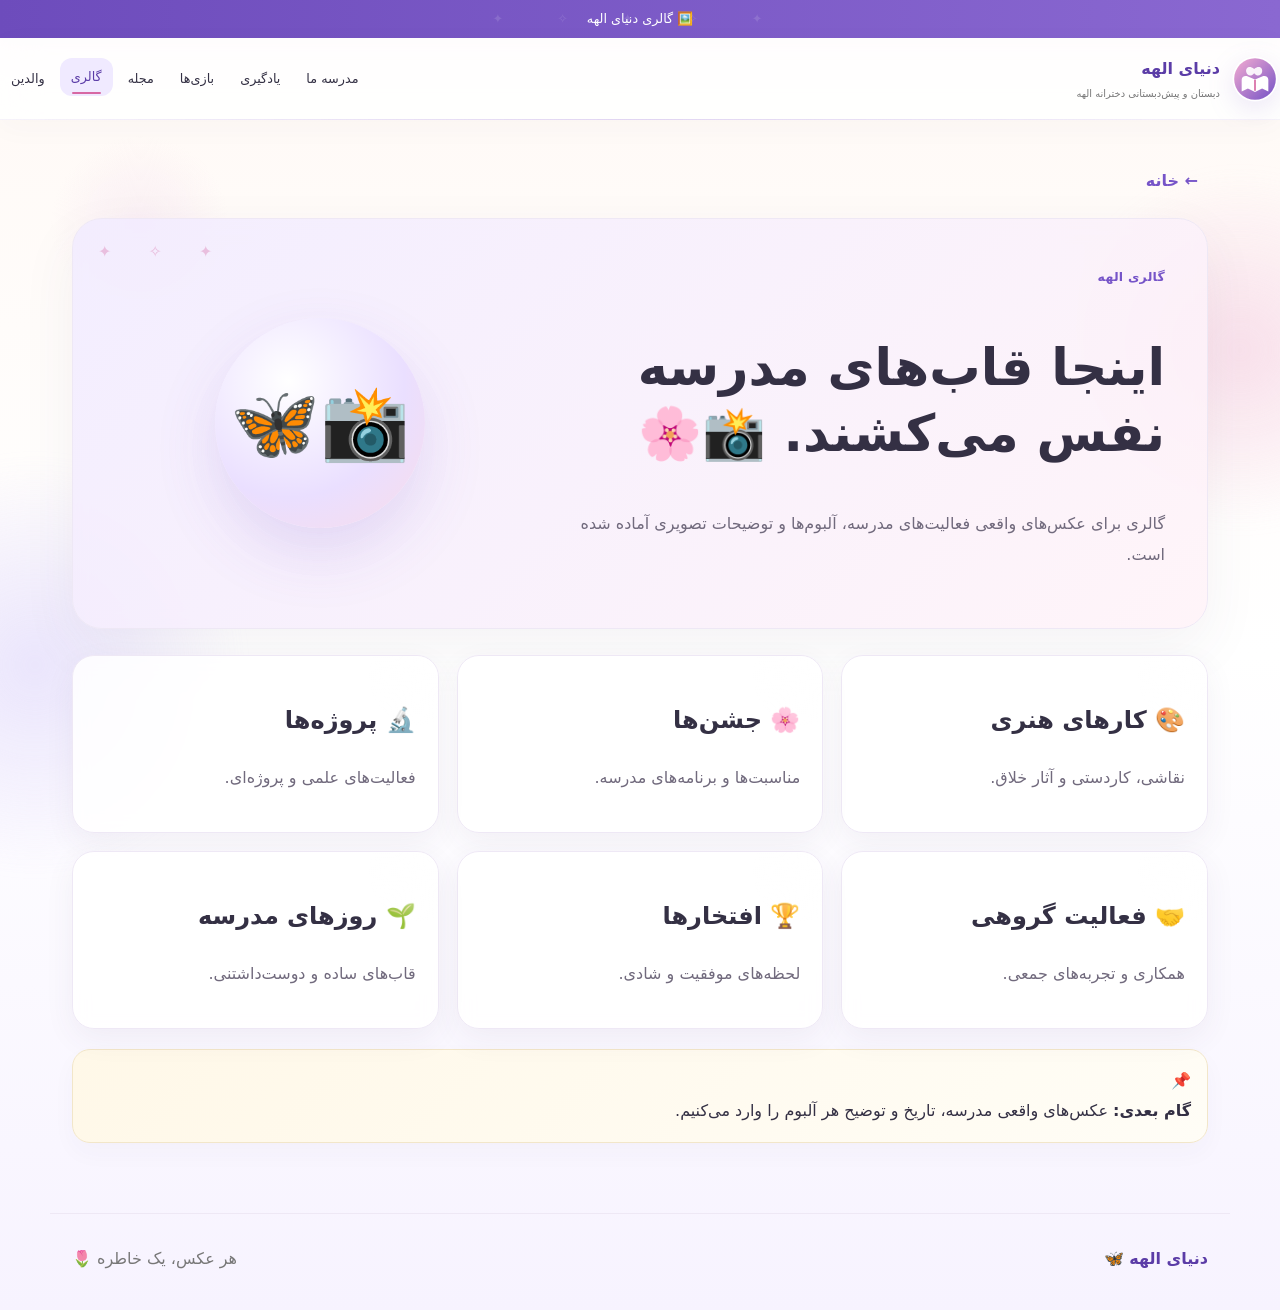
<file: gallery.html>
<!doctype html><html lang="fa" dir="rtl"><head><meta charset="utf-8"><meta name="viewport" content="width=device-width,initial-scale=1"><title>گالری | دنیای الهه</title><link rel="icon" href="assets/logo.svg"><link rel="stylesheet" href="style.css"><link rel="stylesheet" href="pages.css"></head><body><div class="top">🖼️ گالری دنیای الهه</div><header class="header"><a class="brand" href="index.html"><img src="assets/logo.svg" alt="لوگوی الهه"><span><b>دنیای الهه</b><small>دبستان و پیش‌دبستانی دخترانه الهه</small></span></a><nav><a href="school.html">مدرسه ما</a><a href="learning.html">یادگیری</a><a href="games.html">بازی‌ها</a><a href="magazine.html">مجله</a><a class="active" href="gallery.html">گالری</a><a href="parents.html">والدین</a></nav></header><main class="page-wrap"><a class="back-home" href="index.html">← خانه</a><section class="page-hero"><div><span class="eyebrow">گالری الهه</span><h1>اینجا قاب‌های مدرسه نفس می‌کشند. 📸🌸</h1><p>گالری برای عکس‌های واقعی فعالیت‌های مدرسه، آلبوم‌ها و توضیحات تصویری آماده شده است.</p></div><div class="page-art"><div class="orb">📸🦋</div></div></section><section class="content-grid"><article class="content-card"><h2>🎨 کارهای هنری</h2><p>نقاشی، کاردستی و آثار خلاق.</p></article><article class="content-card"><h2>🌸 جشن‌ها</h2><p>مناسبت‌ها و برنامه‌های مدرسه.</p></article><article class="content-card"><h2>🔬 پروژه‌ها</h2><p>فعالیت‌های علمی و پروژه‌ای.</p></article><article class="content-card"><h2>🤝 فعالیت گروهی</h2><p>همکاری و تجربه‌های جمعی.</p></article><article class="content-card"><h2>🏆 افتخارها</h2><p>لحظه‌های موفقیت و شادی.</p></article><article class="content-card"><h2>🌱 روزهای مدرسه</h2><p>قاب‌های ساده و دوست‌داشتنی.</p></article></section><div class="notice">📌 <div><strong>گام بعدی:</strong> عکس‌های واقعی مدرسه، تاریخ و توضیح هر آلبوم را وارد می‌کنیم.</div></div></main><footer class="wrap"><b>دنیای الهه 🦋</b><span>هر عکس، یک خاطره 🌷</span></footer></body></html>
</file>
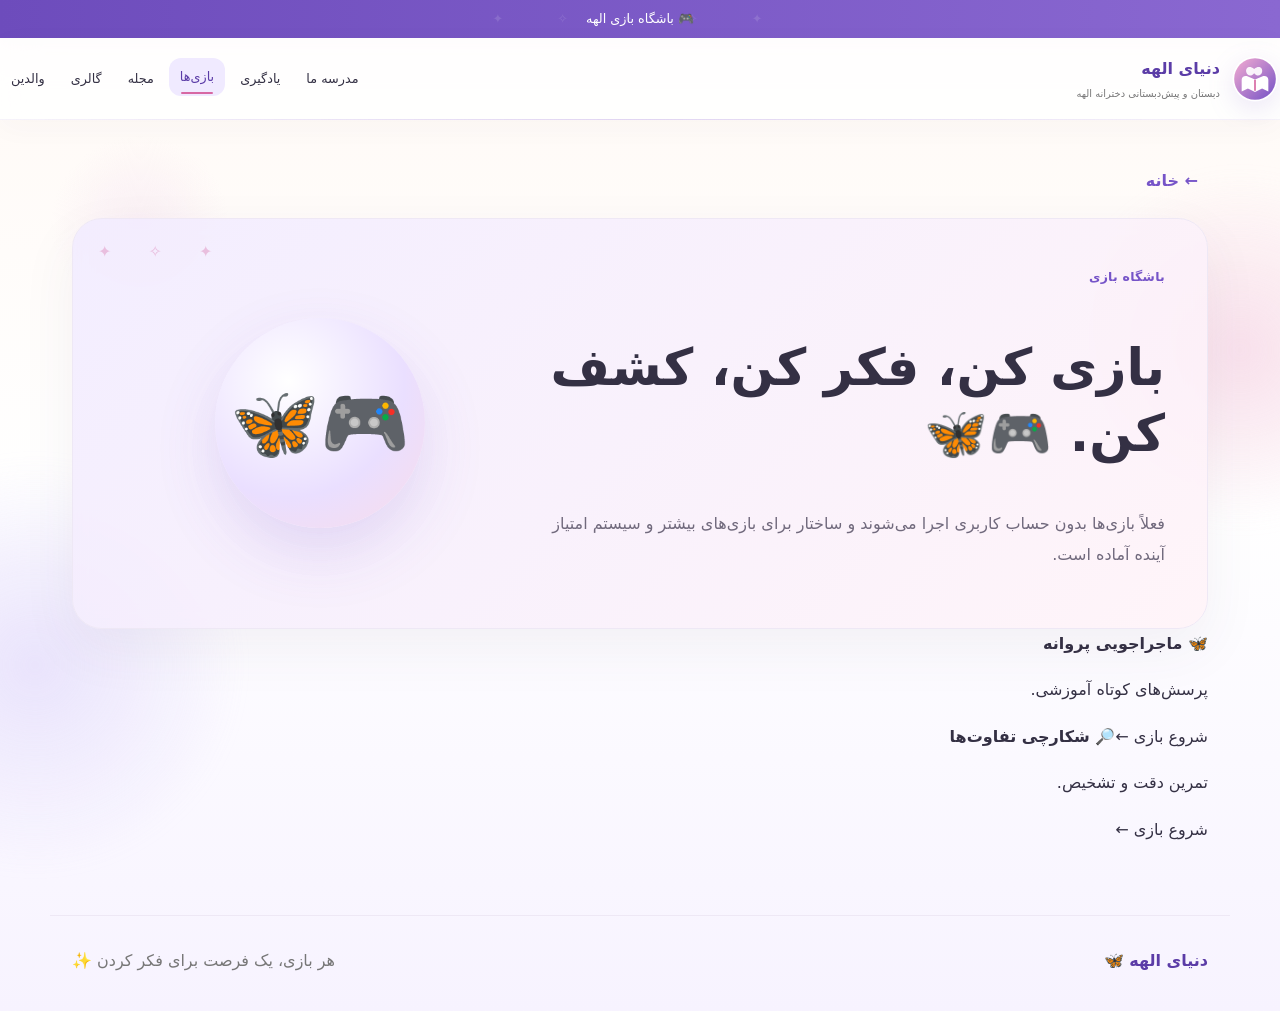
<file: games.html>
<!doctype html><html lang="fa" dir="rtl"><head><meta charset="utf-8"><meta name="viewport" content="width=device-width,initial-scale=1"><meta name="description" content="بازی‌های آموزشی کوتاه و خلاقانه برای تمرین فکر، دقت و یادگیری در دنیای الهه."><meta name="robots" content="index,follow,max-image-preview:large"><link rel="canonical" href="https://elaheschool.ir/games.html"><meta property="og:title" content="باشگاه بازی | دنیای الهه"><meta property="og:description" content="بازی‌های آموزشی کوتاه برای فکر، دقت و یادگیری."><meta property="og:url" content="https://elaheschool.ir/games.html"><title>باشگاه بازی | دنیای الهه</title><link rel="icon" href="assets/logo.svg"><link rel="stylesheet" href="style.css"><link rel="stylesheet" href="pages.css"></head><body><div class="top">🎮 باشگاه بازی الهه</div><header class="header"><a class="brand" href="index.html"><img src="assets/logo.svg" alt="لوگوی الهه"><span><b>دنیای الهه</b><small>دبستان و پیش‌دبستانی دخترانه الهه</small></span></a><nav><a href="school.html">مدرسه ما</a><a href="learning.html">یادگیری</a><a class="active" href="games.html">بازی‌ها</a><a href="magazine.html">مجله</a><a href="gallery.html">گالری</a><a href="parents.html">والدین</a></nav></header><main class="page-wrap"><a class="back-home" href="index.html">← خانه</a><section class="page-hero"><div><span class="eyebrow">باشگاه بازی</span><h1>بازی کن، فکر کن، کشف کن. 🎮🦋</h1><p>فعلاً بازی‌ها بدون حساب کاربری اجرا می‌شوند و ساختار برای بازی‌های بیشتر و سیستم امتیاز آینده آماده است.</p></div><div class="page-art"><div class="orb">🎮🦋</div></div></section><div class="game-choice"><a href="index.html#game"><b>🦋 ماجراجویی پروانه</b><p>پرسش‌های کوتاه آموزشی.</p><span>شروع بازی ←</span></a><a href="index.html#game"><b>🔎 شکارچی تفاوت‌ها</b><p>تمرین دقت و تشخیص.</p><span>شروع بازی ←</span></a></div></main><footer class="wrap"><b>دنیای الهه 🦋</b><span>هر بازی، یک فرصت برای فکر کردن ✨</span></footer></body></html>
</file>
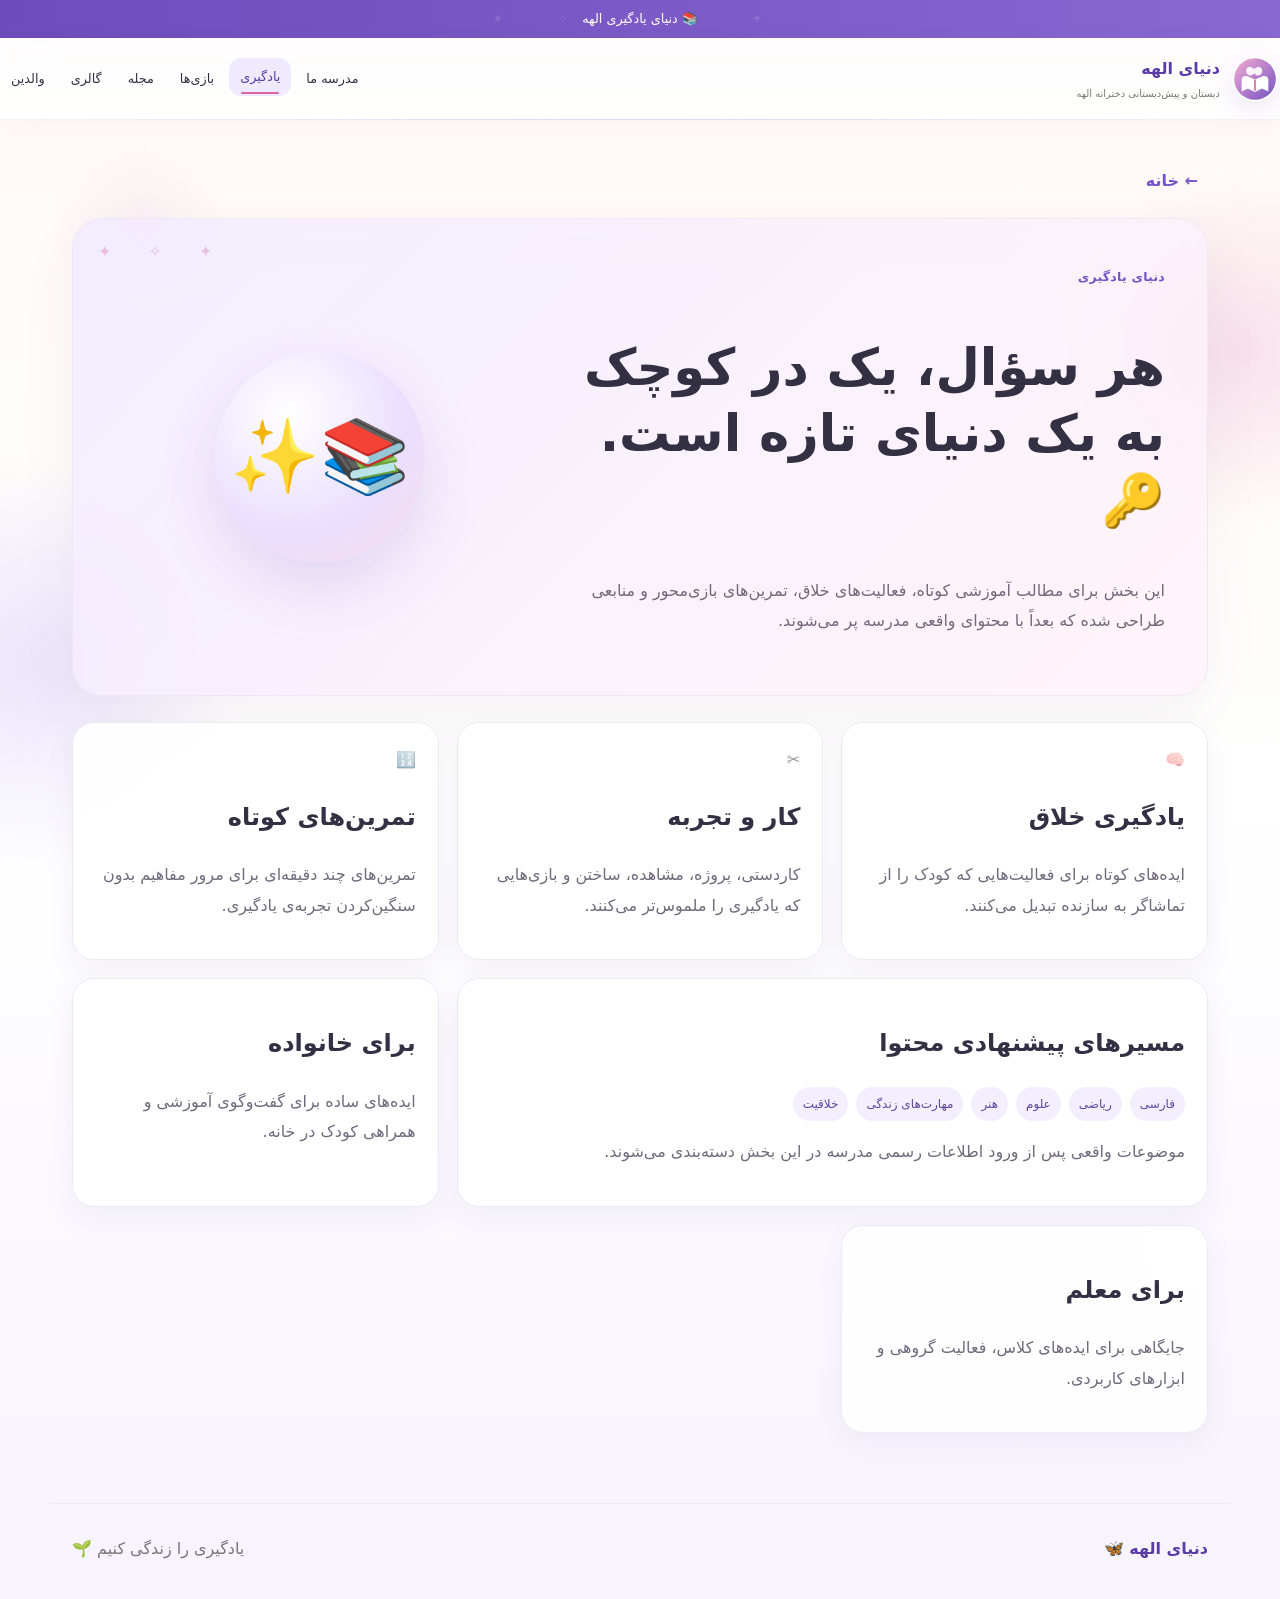
<file: learning.html>
<!doctype html><html lang="fa" dir="rtl"><head><meta charset="utf-8"><meta name="viewport" content="width=device-width,initial-scale=1"><meta name="description" content="مطالب و فعالیت‌های آموزشی، یادگیری خلاق، تمرین‌های کوتاه و ایده‌های کاربردی برای دانش‌آموزان و خانواده‌ها."><meta name="robots" content="index,follow,max-image-preview:large"><link rel="canonical" href="https://elaheschool.ir/learning.html"><meta property="og:title" content="دنیای یادگیری | دنیای الهه"><meta property="og:description" content="مطالب و فعالیت‌های آموزشی و یادگیری خلاق در مدرسه الهه."><meta property="og:url" content="https://elaheschool.ir/learning.html"><title>دنیای یادگیری | دنیای الهه</title><link rel="icon" href="assets/logo.svg"><link rel="stylesheet" href="style.css"><link rel="stylesheet" href="pages.css"></head><body><div class="top">📚 دنیای یادگیری الهه</div><header class="header"><a class="brand" href="index.html"><img src="assets/logo.svg" alt="لوگوی الهه"><span><b>دنیای الهه</b><small>دبستان و پیش‌دبستانی دخترانه الهه</small></span></a><nav><a href="school.html">مدرسه ما</a><a class="active" href="learning.html">یادگیری</a><a href="games.html">بازی‌ها</a><a href="magazine.html">مجله</a><a href="gallery.html">گالری</a><a href="parents.html">والدین</a></nav></header><main class="page-wrap"><a class="back-home" href="index.html">← خانه</a><section class="page-hero"><div><span class="eyebrow">دنیای یادگیری</span><h1>هر سؤال، یک در کوچک به یک دنیای تازه است. 🔑</h1><p>این بخش برای مطالب آموزشی کوتاه، فعالیت‌های خلاق، تمرین‌های بازی‌محور و منابعی طراحی شده که بعداً با محتوای واقعی مدرسه پر می‌شوند.</p></div><div class="page-art"><div class="orb">📚✨</div></div></section><section class="content-grid"><article class="content-card"><div class="icon">🧠</div><h2>یادگیری خلاق</h2><p>ایده‌های کوتاه برای فعالیت‌هایی که کودک را از تماشاگر به سازنده تبدیل می‌کنند.</p></article><article class="content-card"><div class="icon">✂️</div><h2>کار و تجربه</h2><p>کاردستی، پروژه، مشاهده، ساختن و بازی‌هایی که یادگیری را ملموس‌تر می‌کنند.</p></article><article class="content-card"><div class="icon">🔢</div><h2>تمرین‌های کوتاه</h2><p>تمرین‌های چند دقیقه‌ای برای مرور مفاهیم بدون سنگین‌کردن تجربه‌ی یادگیری.</p></article><article class="content-card wide"><h2>مسیرهای پیشنهادی محتوا</h2><div class="pill-row"><span>فارسی</span><span>ریاضی</span><span>علوم</span><span>هنر</span><span>مهارت‌های زندگی</span><span>خلاقیت</span></div><p>موضوعات واقعی پس از ورود اطلاعات رسمی مدرسه در این بخش دسته‌بندی می‌شوند.</p></article><article class="content-card"><h2>برای خانواده</h2><p>ایده‌های ساده برای گفت‌وگوی آموزشی و همراهی کودک در خانه.</p></article><article class="content-card"><h2>برای معلم</h2><p>جایگاهی برای ایده‌های کلاس، فعالیت گروهی و ابزارهای کاربردی.</p></article></section></main><footer class="wrap"><b>دنیای الهه 🦋</b><span>یادگیری را زندگی کنیم 🌱</span></footer></body></html>
</file>
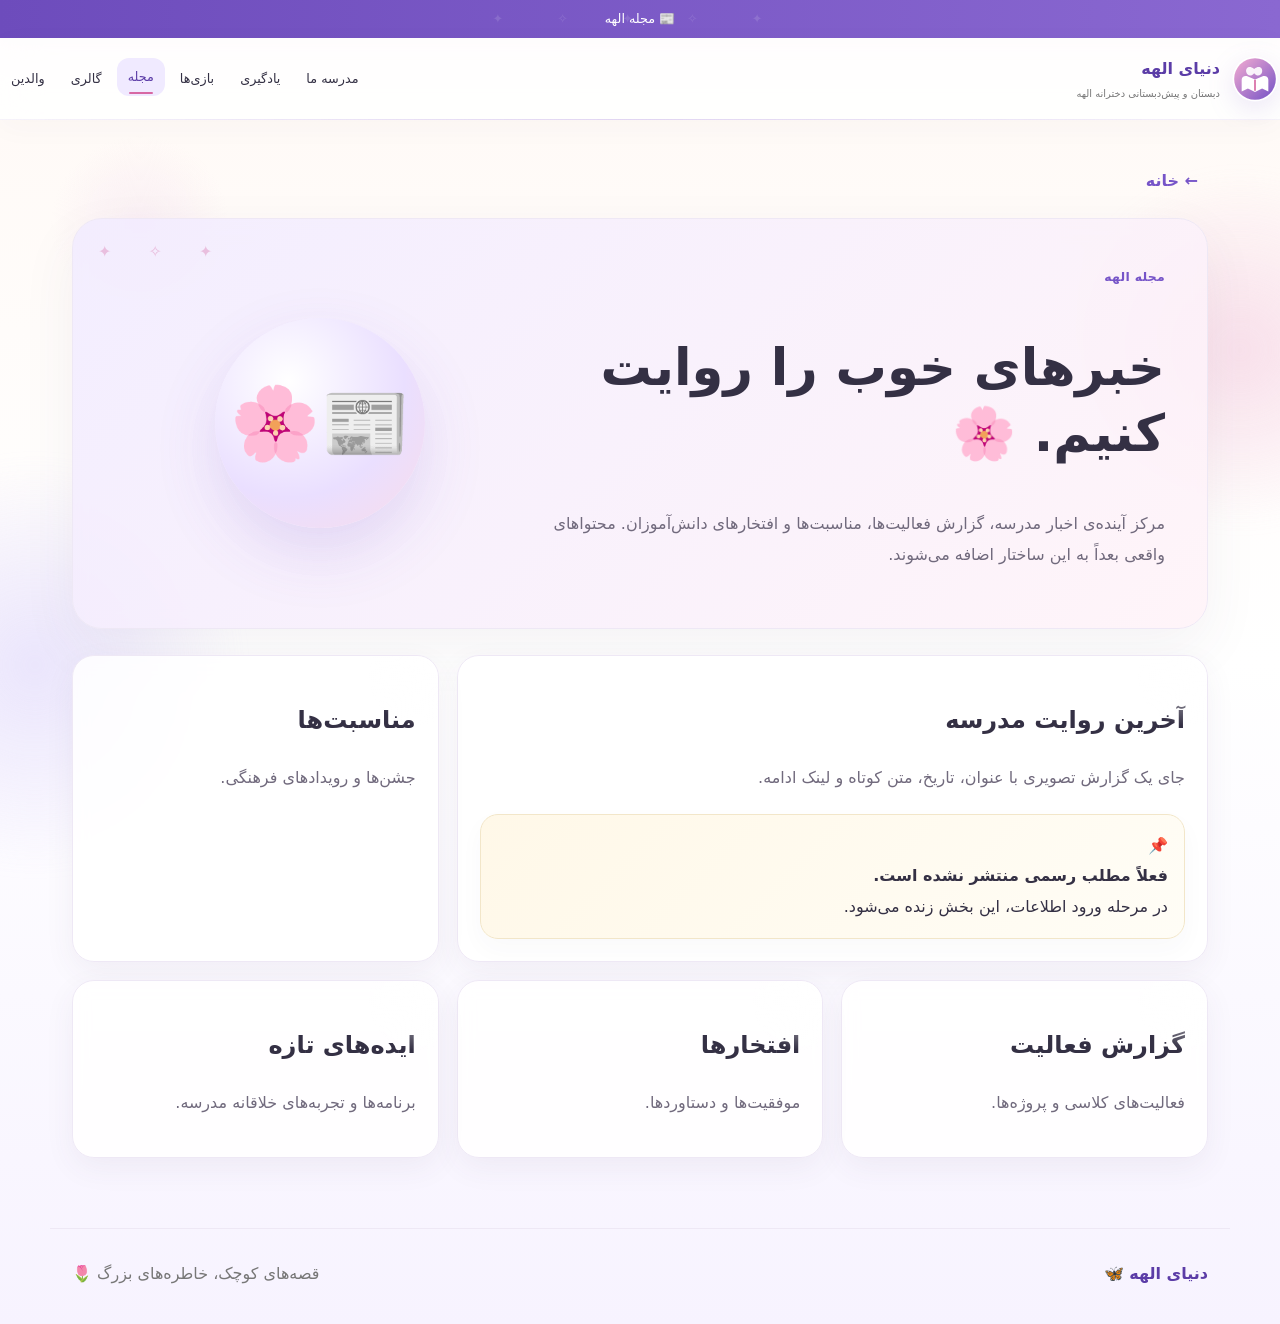
<file: magazine.html>
<!doctype html><html lang="fa" dir="rtl"><head><meta charset="utf-8"><meta name="viewport" content="width=device-width,initial-scale=1"><meta name="description" content="اخبار، مناسبت‌ها، گزارش فعالیت‌ها و روایت‌های مدرسه دخترانه الهه."><meta name="robots" content="index,follow,max-image-preview:large"><link rel="canonical" href="https://elaheschool.ir/magazine.html"><meta property="og:title" content="مجله الهه | دنیای الهه"><meta property="og:description" content="اخبار، مناسبت‌ها، گزارش فعالیت‌ها و افتخارهای مدرسه الهه."><meta property="og:url" content="https://elaheschool.ir/magazine.html"><title>مجله الهه | دنیای الهه</title><link rel="icon" href="assets/logo.svg"><link rel="stylesheet" href="style.css"><link rel="stylesheet" href="pages.css"></head><body><div class="top">📰 مجله الهه</div><header class="header"><a class="brand" href="index.html"><img src="assets/logo.svg" alt="لوگوی الهه"><span><b>دنیای الهه</b><small>دبستان و پیش‌دبستانی دخترانه الهه</small></span></a><nav><a href="school.html">مدرسه ما</a><a href="learning.html">یادگیری</a><a href="games.html">بازی‌ها</a><a class="active" href="magazine.html">مجله</a><a href="gallery.html">گالری</a><a href="parents.html">والدین</a></nav></header><main class="page-wrap"><a class="back-home" href="index.html">← خانه</a><section class="page-hero"><div><span class="eyebrow">مجله الهه</span><h1>خبرهای خوب را روایت کنیم. 🌸</h1><p>مرکز آینده‌ی اخبار مدرسه، گزارش فعالیت‌ها، مناسبت‌ها و افتخارهای دانش‌آموزان. محتواهای واقعی بعداً به این ساختار اضافه می‌شوند.</p></div><div class="page-art"><div class="orb">📰🌸</div></div></section><section class="content-grid"><article class="content-card wide"><h2>آخرین روایت مدرسه</h2><p>جای یک گزارش تصویری با عنوان، تاریخ، متن کوتاه و لینک ادامه.</p><div class="notice">📌 <div><strong>فعلاً مطلب رسمی منتشر نشده است.</strong><br>در مرحله ورود اطلاعات، این بخش زنده می‌شود.</div></div></article><article class="content-card"><h2>مناسبت‌ها</h2><p>جشن‌ها و رویدادهای فرهنگی.</p></article><article class="content-card"><h2>گزارش فعالیت</h2><p>فعالیت‌های کلاسی و پروژه‌ها.</p></article><article class="content-card"><h2>افتخارها</h2><p>موفقیت‌ها و دستاوردها.</p></article><article class="content-card"><h2>ایده‌های تازه</h2><p>برنامه‌ها و تجربه‌های خلاقانه مدرسه.</p></article></section></main><footer class="wrap"><b>دنیای الهه 🦋</b><span>قصه‌های کوچک، خاطره‌های بزرگ 🌷</span></footer></body></html>
</file>
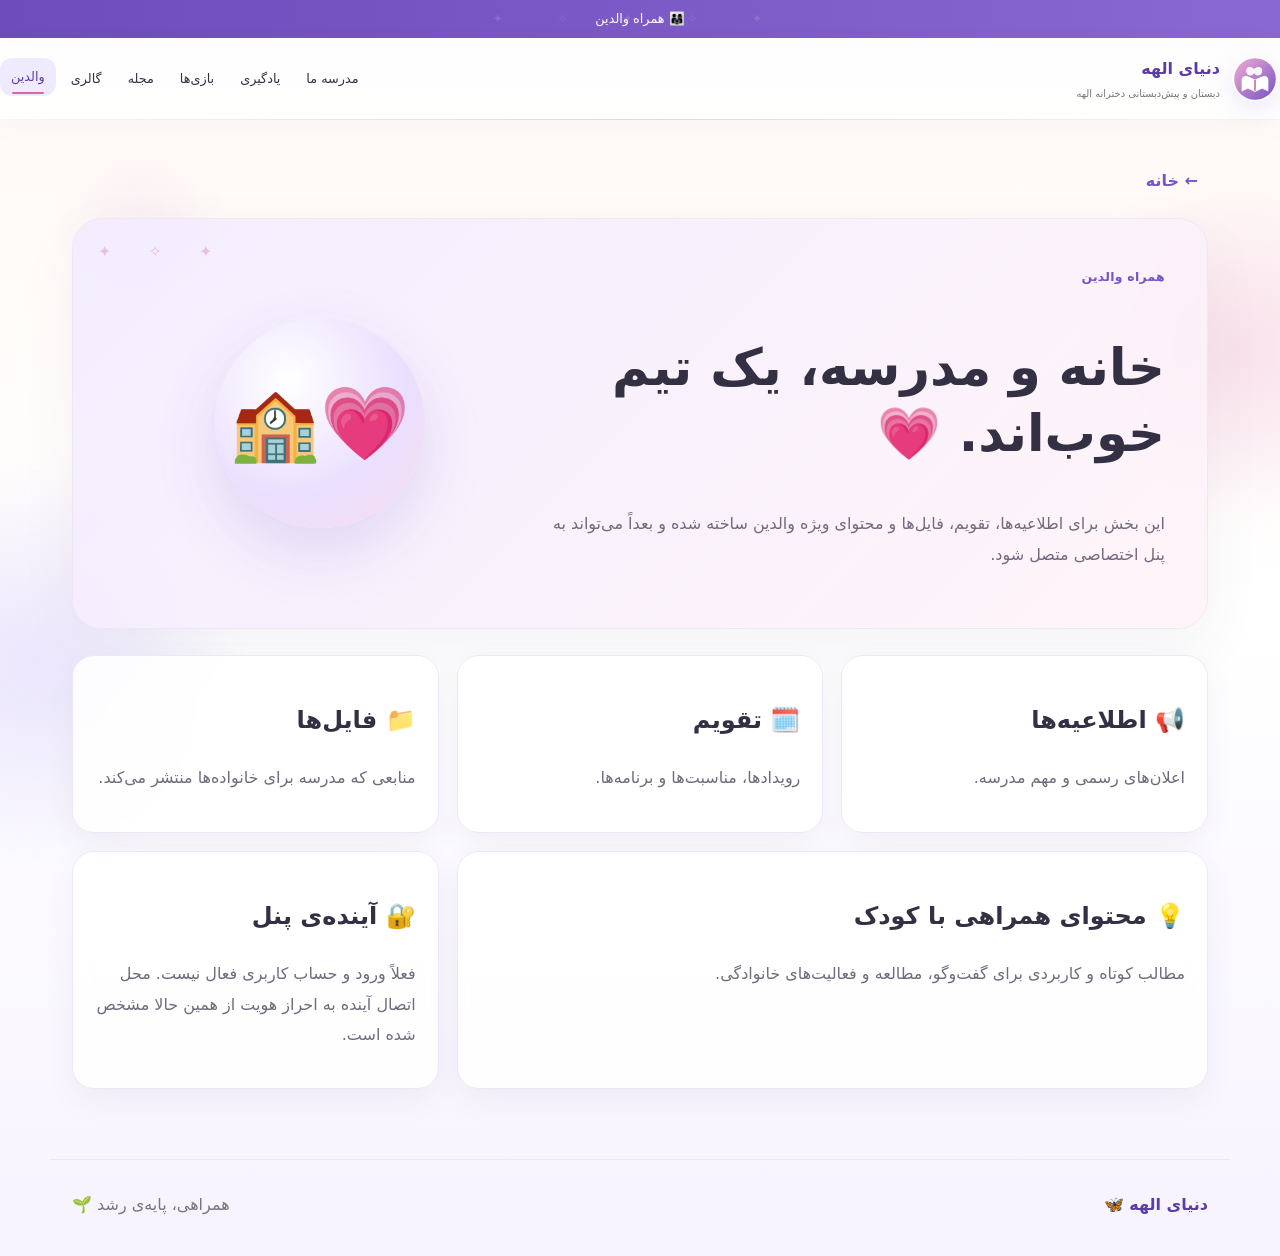
<file: parents.html>
<!doctype html><html lang="fa" dir="rtl"><head><meta charset="utf-8"><meta name="viewport" content="width=device-width,initial-scale=1"><title>همراه والدین | دنیای الهه</title><link rel="icon" href="assets/logo.svg"><link rel="stylesheet" href="style.css"><link rel="stylesheet" href="pages.css"></head><body><div class="top">👨‍👩‍👧 همراه والدین</div><header class="header"><a class="brand" href="index.html"><img src="assets/logo.svg" alt="لوگوی الهه"><span><b>دنیای الهه</b><small>دبستان و پیش‌دبستانی دخترانه الهه</small></span></a><nav><a href="school.html">مدرسه ما</a><a href="learning.html">یادگیری</a><a href="games.html">بازی‌ها</a><a href="magazine.html">مجله</a><a href="gallery.html">گالری</a><a class="active" href="parents.html">والدین</a></nav></header><main class="page-wrap"><a class="back-home" href="index.html">← خانه</a><section class="page-hero"><div><span class="eyebrow">همراه والدین</span><h1>خانه و مدرسه، یک تیم خوب‌اند. 💗</h1><p>این بخش برای اطلاعیه‌ها، تقویم، فایل‌ها و محتوای ویژه والدین ساخته شده و بعداً می‌تواند به پنل اختصاصی متصل شود.</p></div><div class="page-art"><div class="orb">💗🏫</div></div></section><section class="content-grid"><article class="content-card"><h2>📢 اطلاعیه‌ها</h2><p>اعلان‌های رسمی و مهم مدرسه.</p></article><article class="content-card"><h2>🗓️ تقویم</h2><p>رویدادها، مناسبت‌ها و برنامه‌ها.</p></article><article class="content-card"><h2>📁 فایل‌ها</h2><p>منابعی که مدرسه برای خانواده‌ها منتشر می‌کند.</p></article><article class="content-card wide"><h2>💡 محتوای همراهی با کودک</h2><p>مطالب کوتاه و کاربردی برای گفت‌وگو، مطالعه و فعالیت‌های خانوادگی.</p></article><article class="content-card"><h2>🔐 آینده‌ی پنل</h2><p>فعلاً ورود و حساب کاربری فعال نیست. محل اتصال آینده به احراز هویت از همین حالا مشخص شده است.</p></article></section></main><footer class="wrap"><b>دنیای الهه 🦋</b><span>همراهی، پایه‌ی رشد 🌱</span></footer></body></html>
</file>
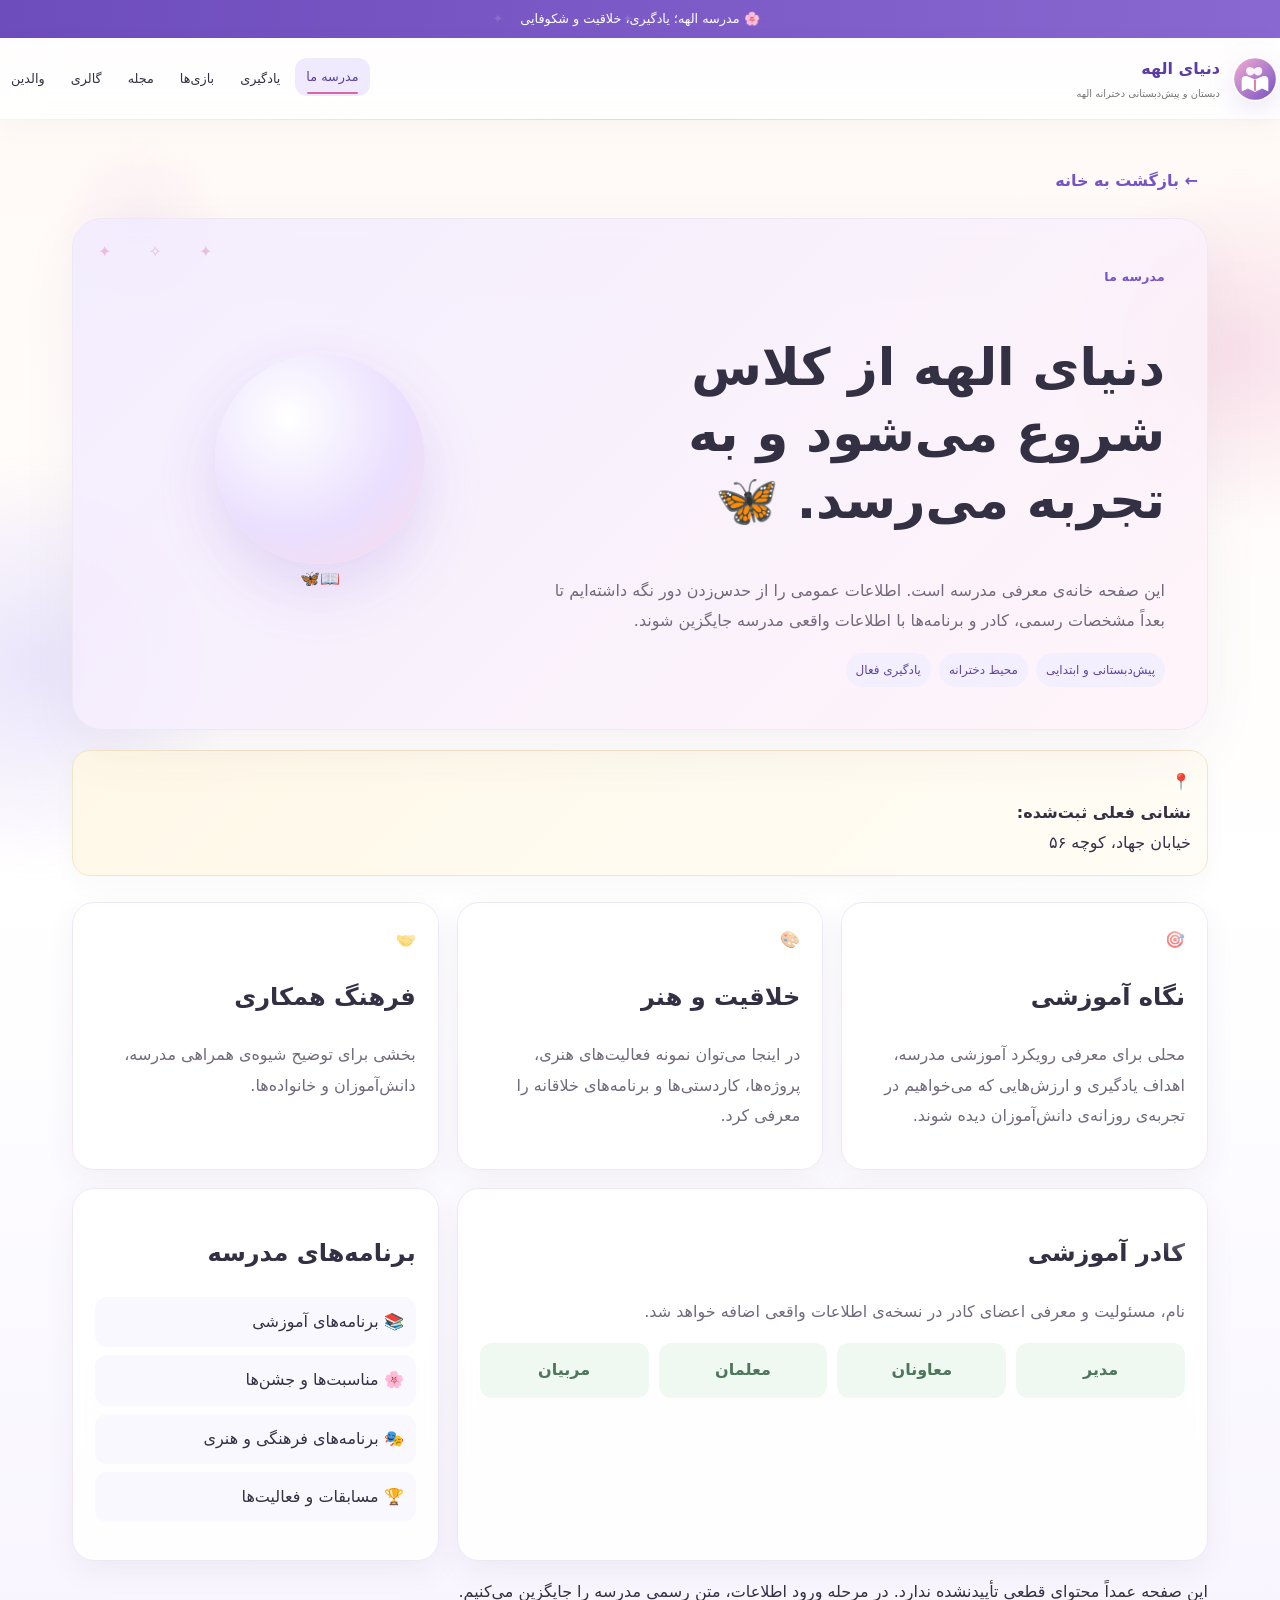
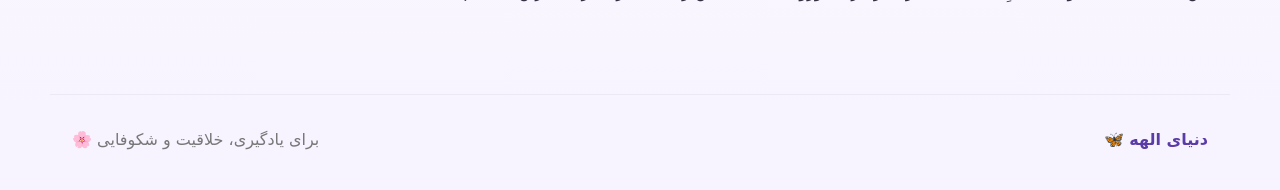
<file: school.html>
<!doctype html><html lang="fa" dir="rtl"><head><meta charset="utf-8"><meta name="viewport" content="width=device-width,initial-scale=1"><meta name="description" content="معرفی دبستان و پیش‌دبستانی دخترانه الهه، رویکرد آموزشی، خلاقیت، کادر و برنامه‌های مدرسه."><meta name="robots" content="index,follow,max-image-preview:large"><link rel="canonical" href="https://elaheschool.ir/school.html"><meta property="og:type" content="website"><meta property="og:locale" content="fa_IR"><meta property="og:site_name" content="دنیای الهه"><meta property="og:title" content="مدرسه ما | دنیای الهه"><meta property="og:description" content="معرفی دبستان و پیش‌دبستانی دخترانه الهه و نگاه آموزشی مدرسه."><meta property="og:url" content="https://elaheschool.ir/school.html"><meta property="og:image" content="https://elaheschool.ir/assets/logo-official.svg"><title>مدرسه ما | دنیای الهه</title><link rel="icon" href="assets/logo.svg"><link rel="stylesheet" href="style.css"><link rel="stylesheet" href="pages.css"></head><body><div class="top">🌸 مدرسه الهه؛ یادگیری، خلاقیت و شکوفایی</div><header class="header"><a class="brand" href="index.html"><img src="assets/logo.svg" alt="لوگوی الهه"><span><b>دنیای الهه</b><small>دبستان و پیش‌دبستانی دخترانه الهه</small></span></a><nav><a class="active" href="school.html">مدرسه ما</a><a href="learning.html">یادگیری</a><a href="games.html">بازی‌ها</a><a href="magazine.html">مجله</a><a href="gallery.html">گالری</a><a href="parents.html">والدین</a></nav></header><main class="page-wrap"><a class="back-home" href="index.html">← بازگشت به خانه</a><section class="page-hero"><div><span class="eyebrow">مدرسه ما</span><h1>دنیای الهه از کلاس شروع می‌شود و به تجربه می‌رسد. 🦋</h1><p>این صفحه خانه‌ی معرفی مدرسه است. اطلاعات عمومی را از حدس‌زدن دور نگه داشته‌ایم تا بعداً مشخصات رسمی، کادر و برنامه‌ها با اطلاعات واقعی مدرسه جایگزین شوند.</p><div class="pill-row"><span>پیش‌دبستانی و ابتدایی</span><span>محیط دخترانه</span><span>یادگیری فعال</span></div></div><div class="page-art"><div class="orb"></div><div class="symbol">📖🦋</div></div></section><div class="notice">📍 <div><strong>نشانی فعلی ثبت‌شده:</strong><br>خیابان جهاد، کوچه ۵۶</div></div><section class="content-grid"><article class="content-card"><div class="icon">🎯</div><h2>نگاه آموزشی</h2><p>محلی برای معرفی رویکرد آموزشی مدرسه، اهداف یادگیری و ارزش‌هایی که می‌خواهیم در تجربه‌ی روزانه‌ی دانش‌آموزان دیده شوند.</p></article><article class="content-card"><div class="icon">🎨</div><h2>خلاقیت و هنر</h2><p>در اینجا می‌توان نمونه فعالیت‌های هنری، پروژه‌ها، کاردستی‌ها و برنامه‌های خلاقانه را معرفی کرد.</p></article><article class="content-card"><div class="icon">🤝</div><h2>فرهنگ همکاری</h2><p>بخشی برای توضیح شیوه‌ی همراهی مدرسه، دانش‌آموزان و خانواده‌ها.</p></article><article class="content-card wide"><h2>کادر آموزشی</h2><p>نام، مسئولیت و معرفی اعضای کادر در نسخه‌ی اطلاعات واقعی اضافه خواهد شد.</p><div class="future-list"><span>مدیر</span><span>معاونان</span><span>معلمان</span><span>مربیان</span></div></article><article class="content-card"><h2>برنامه‌های مدرسه</h2><ul class="list"><li>📚 برنامه‌های آموزشی</li><li>🌸 مناسبت‌ها و جشن‌ها</li><li>🎭 برنامه‌های فرهنگی و هنری</li><li>🏆 مسابقات و فعالیت‌ها</li></ul></article></section><p class="footer-note">این صفحه عمداً محتوای قطعیِ تأییدنشده ندارد. در مرحله ورود اطلاعات، متن رسمی مدرسه را جایگزین می‌کنیم.</p></main><footer class="wrap"><b>دنیای الهه 🦋</b><span>برای یادگیری، خلاقیت و شکوفایی 🌸</span></footer></body></html>
</file>
<file: style.css>
*{box-sizing:border-box}
:root{--violet:#7654c8;--violet-dark:#5b3ca7;--pink:#d768a3;--pink-soft:#fff0f6;--green:#5d9d78;--ink:#343044;--muted:#746d80;--line:#eee8f5;--card:#ffffffcc;--shadow:0 18px 50px #493b6312;--ease:cubic-bezier(.2,.75,.2,1)}
html{scroll-behavior:smooth;scroll-padding-top:95px}
body{margin:0;font-family:Vazirmatn,system-ui,sans-serif;color:var(--ink);background:linear-gradient(180deg,#fff9f5 0%,#fff 45%,#f7f3ff 100%);line-height:1.9;overflow-x:hidden}
body:before,body:after{content:"";position:fixed;z-index:-2;pointer-events:none;filter:blur(10px);opacity:.6;border-radius:50%}
body:before{width:360px;height:360px;right:-140px;top:170px;background:radial-gradient(circle,#f4cce0 0,transparent 70%);animation:drift 18s ease-in-out infinite}
body:after{width:430px;height:430px;left:-180px;bottom:20px;background:radial-gradient(circle,#dcd3fa 0,transparent 68%);animation:drift 22s ease-in-out infinite reverse}
a{text-decoration:none;color:inherit}button{font-family:inherit}
.top{position:relative;overflow:hidden;background:linear-gradient(90deg,#6d4cbc,#8a68d1,#d768a3);background-size:200% 100%;animation:gradientShift 10s ease infinite;color:#fff;text-align:center;padding:7px 15px;font-size:.8rem;box-shadow:0 6px 24px #7654c826}
.top:after{content:"✦  ✧  ✦  ✧  ✦";position:absolute;inset:0;display:grid;place-items:center;opacity:.12;letter-spacing:25px;animation:sparkleLine 14s linear infinite}
.wrap{max-width:1180px;margin:auto;padding-left:22px;padding-right:22px}
.header{height:82px;display:flex;align-items:center;justify-content:space-between;position:sticky;top:0;z-index:20;background:#ffffffd8;backdrop-filter:blur(18px) saturate(135%);border-bottom:1px solid #eee8f588;box-shadow:0 7px 30px #493b6308;transition:.35s var(--ease)}
.header:after{content:"";position:absolute;inset:auto 0 -1px 0;height:1px;background:linear-gradient(90deg,transparent,#d8c8ef,transparent);opacity:.7}
.brand{display:flex;align-items:center;gap:10px;transition:transform .3s var(--ease)}.brand:hover{transform:translateY(-2px)}
.brand img{width:50px;filter:drop-shadow(0 8px 13px #7654c824);transition:transform .45s var(--ease)}.brand:hover img{transform:rotate(-6deg) scale(1.04)}
.brand span{display:flex;flex-direction:column}.brand b{color:var(--violet-dark)}.brand small{font-size:.62rem;color:#777}
.header nav{display:flex;gap:4px}.header nav a{position:relative;padding:7px 11px;border-radius:12px;font-size:.8rem;transition:.25s var(--ease)}.header nav a:after{content:"";position:absolute;right:12px;left:12px;bottom:2px;height:2px;border-radius:4px;background:var(--pink);transform:scaleX(0);transform-origin:center;transition:.25s var(--ease)}.header nav a:hover,.header nav a.active{background:#f0eaff;color:var(--violet-dark);transform:translateY(-2px)}.header nav a:hover:after,.header nav a.active:after{transform:scaleX(1)}
.menu{display:none;border:0;background:#f0eaff;border-radius:12px;padding:8px 12px;font-size:1.2rem;cursor:pointer;transition:.2s}.menu:hover{transform:scale(1.04)}
.hero{min-height:650px;display:grid;grid-template-columns:1.1fr .9fr;align-items:center;gap:45px;position:relative}
.hero:before{content:"";position:absolute;width:180px;height:180px;right:8%;top:10%;background:radial-gradient(circle,#fff6fb,transparent 70%);pointer-events:none}
.eyebrow{color:var(--violet);font-weight:900;font-size:.78rem;letter-spacing:.02em}.hero h1{font-size:clamp(2.3rem,5vw,4.2rem);line-height:1.25;margin:14px 0;animation:titleIn .9s var(--ease) both}.hero h1 em{color:var(--pink);font-style:normal;text-shadow:0 7px 20px #d768a326}.hero p{color:#716a7d;font-size:1.02rem;max-width:670px}.actions{display:flex;gap:10px;flex-wrap:wrap;margin:24px 0}
.btn{display:inline-block;border:0;padding:11px 19px;border-radius:14px;font-weight:900;font-family:inherit;cursor:pointer;transition:transform .25s var(--ease),box-shadow .25s var(--ease),background .25s}.btn:hover{transform:translateY(-3px)}.btn:active{transform:translateY(0)}.primary{background:linear-gradient(135deg,#7654c8,#8f6fe0);color:#fff;box-shadow:0 12px 28px #7654c833}.primary:hover{box-shadow:0 16px 35px #7654c842}.soft{background:linear-gradient(135deg,#f9eef8,#f2eafd);color:#6a4298}
.chips{display:flex;gap:7px;flex-wrap:wrap}.chips span,.pill{padding:5px 10px;background:#ffffffc7;border:1px solid #eee8f5;border-radius:99px;font-size:.72rem;backdrop-filter:blur(8px);transition:.2s}.chips span:hover{transform:translateY(-2px);box-shadow:0 8px 18px #493b6310}
.heroart{height:420px;position:relative;display:grid;place-items:center;transform-style:preserve-3d;perspective:900px}.glow{position:absolute;width:360px;height:360px;border-radius:50%;background:radial-gradient(circle,#f3dff2,#eee9ff 55%,transparent 70%);animation:pulseGlow 5s ease-in-out infinite}.heroart:before,.heroart:after{content:"";position:absolute;border-radius:50%;border:1px solid #ffffff90;box-shadow:inset 0 0 35px #ffffff55}.heroart:before{width:330px;height:330px;animation:spin 18s linear infinite}.heroart:after{width:250px;height:250px;border-color:#d8c7ed77;animation:spinReverse 14s linear infinite}
.book{width:300px;height:200px;position:relative;filter:drop-shadow(0 20px 25px #6d55a833);transform:translateZ(40px);animation:bookFloat 5s ease-in-out infinite}.book i{position:absolute;top:0;width:50%;height:100%;background:#fff;border:2px solid #e5dff0;box-shadow:inset 0 0 20px #eee8f555}.book i:first-child{right:50%;border-radius:28px 5px 5px 28px;transform:skewY(4deg)}.book i:last-child{left:0;border-radius:5px 28px 28px 5px;transform:skewY(-4deg)}.book:after{content:"";position:absolute;left:50%;top:10px;bottom:10px;border-left:3px solid var(--pink)}.book:before{content:"✦";position:absolute;z-index:4;left:50%;top:50%;transform:translate(-50%,-50%);color:#d8b2d2;font-size:28px}
.heroart>b,.heroart>small{position:absolute;bottom:38px;z-index:2}.heroart>b{color:var(--violet);font-size:1rem}.heroart small{bottom:8px;color:#777}.fly{position:absolute;font-size:54px;z-index:3;filter:drop-shadow(0 12px 18px #7654c833)}.f1{right:20px;top:45px;animation:butterfly 4.6s ease-in-out infinite}.f2{left:20px;bottom:70px;font-size:42px;animation:butterfly 5.6s ease-in-out infinite reverse}.star{position:absolute;top:55px;left:90px;color:#df9bc8;font-size:30px;animation:twinkle 2.7s ease-in-out infinite}
.section{padding-top:80px;padding-bottom:80px}.heading{display:flex;justify-content:space-between;align-items:end;gap:25px;margin-bottom:25px}.heading h2,.section h2{font-size:clamp(1.7rem,3vw,2.5rem);margin:5px 0;line-height:1.4}.heading p{color:#777183;max-width:470px}
.grid{display:grid;gap:17px}.four{grid-template-columns:repeat(4,1fr)}.three{grid-template-columns:repeat(3,1fr)}
.card,.mini,.stories article{position:relative;overflow:hidden;background:var(--card);border:1px solid #eee8f5;border-radius:23px;padding:22px;box-shadow:var(--shadow);transition:transform .32s var(--ease),box-shadow .32s var(--ease),border-color .32s}.card:before,.mini:before,.stories article:before{content:"";position:absolute;width:120px;height:120px;right:-40px;top:-55px;background:radial-gradient(circle,#ffffffbb,transparent 68%);transition:.35s}.card:hover,.mini:hover,.stories article:hover{transform:translateY(-8px);box-shadow:0 24px 55px #493b6318;border-color:#ded3ef}.card:hover:before,.mini:hover:before,.stories article:hover:before{transform:scale(1.4)}
.card strong{font-size:2rem;display:inline-block;transition:.35s var(--ease)}.card:hover strong{transform:rotate(-8deg) scale(1.1)}.card small{display:block;color:#8a8296}.card h3{margin:5px 0}.card p,.mini p,.stories p{font-size:.86rem;color:#746d80}.pink{background:linear-gradient(135deg,#fff0f6,#fff8fb)}.violet{background:linear-gradient(135deg,#f2eeff,#fbf9ff)}.green{background:linear-gradient(135deg,#eff9f2,#f8fdf9)}.gold{background:linear-gradient(135deg,#fff7e9,#fffdf8)}
.split,.game,.parents,.future{display:grid;grid-template-columns:1.1fr .9fr;gap:28px;align-items:center;background:#ffffffc7;border:1px solid #eee8f5;border-radius:30px;padding:38px;box-shadow:0 18px 50px #493b6310;backdrop-filter:blur(10px);position:relative;overflow:hidden}.split:after,.game:after,.parents:after,.future:after{content:"";position:absolute;inset:-40% auto auto 58%;width:260px;height:260px;background:radial-gradient(circle,#f0d8ec55,transparent 70%);pointer-events:none}
.split aside{background:#faf7ffdd;border-radius:22px;padding:8px;border:1px solid #ebe2f8}.split aside>div{display:flex;gap:12px;padding:15px;border-bottom:1px solid #eee8f5}.split aside>div:last-child{border:0}.split aside span{display:flex;flex-direction:column}.split aside small{color:#777}.mini>b{font-size:2rem}.mini a{color:var(--violet);font-weight:900;font-size:.78rem}
.game{background:linear-gradient(135deg,#f4efffdd,#fff2f8dd)}.game-tabs{display:flex;gap:9px;flex-wrap:wrap;margin:0 0 14px}.game-tabs button{border:1px solid #e6def0;background:#ffffffd9;color:#5f536e;border-radius:14px;padding:9px 13px;font-weight:900;cursor:pointer;transition:.25s var(--ease);box-shadow:0 8px 20px #493b6307}.game-tabs button.active,.game-tabs button:hover{background:linear-gradient(135deg,#7654c8,#8e6fdb);color:#fff;border-color:#7654c8;transform:translateY(-2px);box-shadow:0 12px 24px #7654c827}.score b{font-size:2.7rem;color:var(--violet);display:block}.score small{color:#777}.gamebox{background:#ffffffed;border-radius:23px;padding:23px;box-shadow:0 15px 35px #493b630b;border:1px solid #eee8f5}.bar{height:7px;background:#eee9f5;border-radius:8px;overflow:hidden}.bar i{display:block;width:25%;height:100%;background:linear-gradient(90deg,#7654c8,#e58db7);transition:width .5s var(--ease);box-shadow:0 0 15px #d768a344}.options{display:grid;grid-template-columns:repeat(3,1fr);gap:9px}.options button{padding:11px;border:1px solid #e8e0f1;background:#faf8ff;border-radius:12px;font:inherit;font-weight:900;cursor:pointer;transition:.2s var(--ease)}.options button:hover:not(:disabled){transform:translateY(-3px) scale(1.01);border-color:#c8b7e8;box-shadow:0 10px 20px #493b6310}.options button:focus-visible,.game-tabs button:focus-visible,.btn:focus-visible,.round:focus-visible,.gallery-item:focus-visible{outline:3px solid #d8b4e8;outline-offset:3px}.options button:disabled{cursor:default}.options .correct{background:#e8f7ed;border-color:#7bc491;animation:answerPop .45s var(--ease)}.options .wrong{background:#fff0f0;border-color:#e28b8b;animation:shake .4s ease}.hidden{display:none}
.spot{display:grid;grid-template-columns:auto 1fr auto;gap:20px;align-items:center;background:linear-gradient(135deg,#ffffffdd,#f5efffdd);border:1px solid #eee8f5;border-radius:26px;padding:25px;box-shadow:var(--shadow);backdrop-filter:blur(10px)}.spot-icon{width:64px;height:64px;display:grid;place-items:center;background:#fff;border-radius:20px;font-size:2rem;box-shadow:0 8px 25px #493b6312;animation:spotPulse 4s ease-in-out infinite}.spot h2{font-size:1.35rem;margin:5px 0}.spot p{color:#746d80;margin:0}.round{width:44px;height:44px;border:0;border-radius:50%;background:linear-gradient(135deg,#7654c8,#8e6fdb);color:#fff;font-size:1.3rem;cursor:pointer;transition:.25s var(--ease);box-shadow:0 10px 20px #7654c82c}.round:hover{transform:rotate(90deg) scale(1.08)}
.stories{display:grid;grid-template-columns:1.3fr 1fr 1fr;gap:17px}.stories article{min-height:175px}.stories span{color:var(--violet);font-size:.78rem;font-weight:900}
.gallery{display:grid;grid-template-columns:repeat(4,1fr);gap:16px}.gallery-item{min-height:170px;border:1px solid #ffffff55;border-radius:23px;padding:18px;display:flex;flex-direction:column;justify-content:end;text-align:right;color:#fff;font-size:1.3rem;font-weight:900;cursor:pointer;position:relative;overflow:hidden;transition:.3s var(--ease);box-shadow:0 14px 30px #493b6312}.gallery-item:before{content:"";position:absolute;inset:0;background:linear-gradient(180deg,transparent 25%,#1f183b55);opacity:.8}.gallery-item:after{content:"↗";position:absolute;left:16px;top:14px;opacity:0;transform:translateY(7px);transition:.25s}.gallery-item b{position:relative;z-index:1}.gallery-item:hover{transform:translateY(-7px) scale(1.015);box-shadow:0 24px 45px #493b6320}.gallery-item:hover:after{opacity:1;transform:none}.gallery-item:nth-child(1){background:linear-gradient(135deg,#7654c8,#d76ca3)}.gallery-item:nth-child(2){background:linear-gradient(135deg,#d768a2,#f4b0cb)}.gallery-item:nth-child(3){background:linear-gradient(135deg,#5d9d78,#9bd1ae)}.gallery-item:nth-child(4){background:linear-gradient(135deg,#7a64c7,#a98de0)}
.parents{background:linear-gradient(135deg,#f1eeffdd,#fff7fbdd)}.future{background:linear-gradient(135deg,#eff9f2dd,#fbfffcdd)}.future>span{background:#fff;border-radius:12px;padding:10px;color:#4d765b;font-weight:700}.future>span:first-child{font-size:2.5rem;background:transparent}.future>div{flex:1}
.lightbox{position:fixed;inset:0;background:#302940aa;display:grid;place-items:center;padding:20px;opacity:0;pointer-events:none;transition:.25s;z-index:80;backdrop-filter:blur(7px)}.lightbox.show{opacity:1;pointer-events:auto}.lightbox-card{position:relative;background:#fff;border-radius:28px;padding:28px;max-width:430px;width:100%;text-align:center;box-shadow:0 25px 80px #1d173040;transform:translateY(15px) scale(.97);transition:.3s var(--ease)}.lightbox.show .lightbox-card{transform:none}.lightbox-card>button{position:absolute;top:10px;left:12px;border:0;background:#f2edfa;border-radius:50%;width:36px;height:36px;font-size:1.5rem;cursor:pointer;transition:.2s}.lightbox-card>button:hover{transform:rotate(90deg)}.lightbox-art{height:170px;border-radius:20px;display:grid;place-items:center;font-size:5rem;background:linear-gradient(135deg,#f4efff,#fff0f7);animation:pulseGlow 4.5s ease-in-out infinite}.lightbox-card p{color:#746d80}
footer{padding-top:30px;padding-bottom:35px;border-top:1px solid #eee8f5;display:flex;justify-content:space-between;color:#777}footer b{color:#5b3ca7}.toast{position:fixed;left:18px;bottom:18px;background:#2e2940;color:#fff;padding:12px 15px;border-radius:14px;opacity:0;transform:translateY(18px);transition:.25s;z-index:90;box-shadow:0 15px 35px #1d173033}.toast.show{opacity:1;transform:none}.totop{position:fixed;left:18px;bottom:18px;width:44px;height:44px;border:1px solid #eee8f5;border-radius:14px;background:#fff;color:var(--violet);font-size:20px;opacity:0;pointer-events:none;transition:.25s;box-shadow:0 10px 24px #493b6312}.totop.show{opacity:1;pointer-events:auto}.reveal{opacity:0;transform:translateY(18px) scale(.985);transition:opacity .7s var(--ease),transform .7s var(--ease)}.reveal.show{opacity:1;transform:none}
.skip{position:fixed;right:10px;top:10px;transform:translateY(-150%);background:#2e2940;color:#fff;padding:7px 10px;border-radius:9px;z-index:99}.skip:focus{transform:none}
@keyframes drift{0%,100%{transform:translate3d(0,0,0)}50%{transform:translate3d(30px,-25px,0)}}@keyframes gradientShift{0%,100%{background-position:0 50%}50%{background-position:100% 50%}}@keyframes sparkleLine{to{transform:translateX(-120px)}}@keyframes titleIn{from{opacity:0;transform:translateY(16px)}to{opacity:1;transform:none}}@keyframes pulseGlow{0%,100%{transform:scale(.98);opacity:.85}50%{transform:scale(1.04);opacity:1}}@keyframes spin{to{transform:rotate(360deg)}}@keyframes spinReverse{to{transform:rotate(-360deg)}}@keyframes bookFloat{0%,100%{transform:translate3d(0,2px,40px) rotateX(0)}50%{transform:translate3d(0,-8px,40px) rotateX(2deg)}}@keyframes butterfly{0%,100%{transform:translate3d(0,0,0) rotate(-5deg)}50%{transform:translate3d(10px,-14px,0) rotate(5deg)}}@keyframes twinkle{0%,100%{opacity:.4;transform:scale(.85) rotate(0)}50%{opacity:1;transform:scale(1.2) rotate(18deg)}}@keyframes answerPop{50%{transform:scale(1.04)}}@keyframes shake{25%{transform:translateX(-4px)}50%{transform:translateX(4px)}75%{transform:translateX(-3px)}}@keyframes spotPulse{0%,100%{box-shadow:0 8px 25px #493b6312}50%{box-shadow:0 12px 34px #7654c82a}}
@media(max-width:950px){.hero{grid-template-columns:1fr}.four{grid-template-columns:repeat(2,1fr)}.three,.stories{grid-template-columns:1fr 1fr}.gallery{grid-template-columns:1fr 1fr}.split,.game,.parents{grid-template-columns:1fr}}
@media(max-width:700px){.header{padding:0 16px}.header nav{display:none;position:absolute;top:72px;right:15px;left:15px;background:#fff;border:1px solid #eee8f5;border-radius:18px;padding:8px;flex-direction:column;box-shadow:0 18px 45px #493b6318}.header nav.open{display:flex}.menu{display:block}.brand small{display:none}.hero{padding-top:45px}.heroart{height:340px}.book{width:255px;height:170px}.four,.three,.stories,.gallery{grid-template-columns:1fr}.split,.game,.parents,.future{padding:24px}.heading{align-items:start;flex-direction:column}.options{grid-template-columns:1fr}.spot{grid-template-columns:auto 1fr}.spot .round{grid-column:2;justify-self:start}footer{flex-direction:column;gap:10px}}
@media(prefers-reduced-motion:reduce){html{scroll-behavior:auto}*,*:before,*:after{animation-duration:.001ms!important;animation-iteration-count:1!important;transition-duration:.001ms!important}.reveal{opacity:1;transform:none}.card,.mini,.stories article,.gallery-item{transition:none}}
</file>
<file: pages.css>
body{background:linear-gradient(180deg,#fff9f5,#fff 50%,#f7f3ff)}
.page-wrap{max-width:1180px;margin:auto;padding:40px 22px 70px;position:relative}
.page-wrap:before{content:"";position:absolute;inset:15px auto auto 0;width:180px;height:180px;background:radial-gradient(circle,#f0d8ec55,transparent 70%);pointer-events:none}
.page-hero{position:relative;overflow:hidden;padding:42px;border-radius:30px;background:linear-gradient(135deg,#f1ebffdd,#fff3f8dd);display:grid;grid-template-columns:1.2fr .8fr;gap:24px;align-items:center;border:1px solid #eee8f5;box-shadow:0 20px 55px #493b6310;backdrop-filter:blur(10px)}
.page-hero:before{content:"✦ ✧ ✦";position:absolute;left:25px;top:18px;color:#d768a3;opacity:.35;letter-spacing:16px;animation:twinkle 3s ease-in-out infinite}.page-hero h1{font-size:clamp(2rem,4vw,3.5rem);line-height:1.3;animation:titleIn .7s var(--ease) both}.page-hero p,.content-card p{color:#716a7d}.page-art{min-height:220px;display:grid;place-items:center;perspective:700px}.orb{width:210px;height:210px;border-radius:50%;background:radial-gradient(circle at 35% 30%,#fff,#eadfff 58%,#f9dce9);display:grid;place-items:center;font-size:72px;box-shadow:0 25px 60px #7654c82b;animation:pulseGlow 5s ease-in-out infinite,bookFloat 6s ease-in-out infinite;transform-style:preserve-3d}
.content-grid{display:grid;grid-template-columns:repeat(3,1fr);gap:18px;margin-top:26px}.content-card{position:relative;overflow:hidden;background:#ffffffdd;border:1px solid #eee8f5;border-radius:22px;padding:22px;box-shadow:0 10px 30px #493b6310;transition:.3s var(--ease);backdrop-filter:blur(8px)}.content-card:before{content:"";position:absolute;right:-30px;top:-30px;width:100px;height:100px;border-radius:50%;background:radial-gradient(circle,#fff,transparent 70%);opacity:.8}.content-card:hover{transform:translateY(-7px);box-shadow:0 20px 42px #493b6319}.wide{grid-column:span 2}.pill-row{display:flex;gap:8px;flex-wrap:wrap}.pill-row span{background:#f4efff;color:#60459d;border-radius:999px;padding:6px 10px;font-size:.75rem}.notice{margin-top:20px;padding:16px;border-radius:18px;background:linear-gradient(135deg,#fff8e8,#fffdf6);border:1px solid #f2e6c9;box-shadow:0 10px 25px #493b6308}.future-list{display:grid;grid-template-columns:repeat(4,1fr);gap:10px}.future-list span{padding:12px;background:#eff9f2;border-radius:12px;text-align:center;color:#4d765b;font-weight:700;transition:.25s}.future-list span:hover{transform:translateY(-3px);box-shadow:0 10px 25px #5d9d7817}.back-home{display:inline-flex;align-items:center;gap:5px;margin-bottom:15px;color:#7654c8;font-weight:900;padding:6px 10px;border-radius:12px;transition:.2s}.back-home:hover{background:#f1ecff;transform:translateX(3px)}.list{padding:0;list-style:none;display:grid;gap:8px}.list li{padding:10px 12px;background:#faf8ff;border-radius:12px;transition:.2s}.list li:hover{background:#f3edff;transform:translateX(-3px)}
@media(max-width:850px){.page-hero,.content-grid{grid-template-columns:1fr}.wide{grid-column:auto}.future-list{grid-template-columns:1fr 1fr}.page-hero{padding:28px}.orb{width:170px;height:170px;font-size:58px}}
@media(prefers-reduced-motion:reduce){.orb{animation:none}.content-card,.future-list span,.back-home,.list li{transition:none}}
</file>
